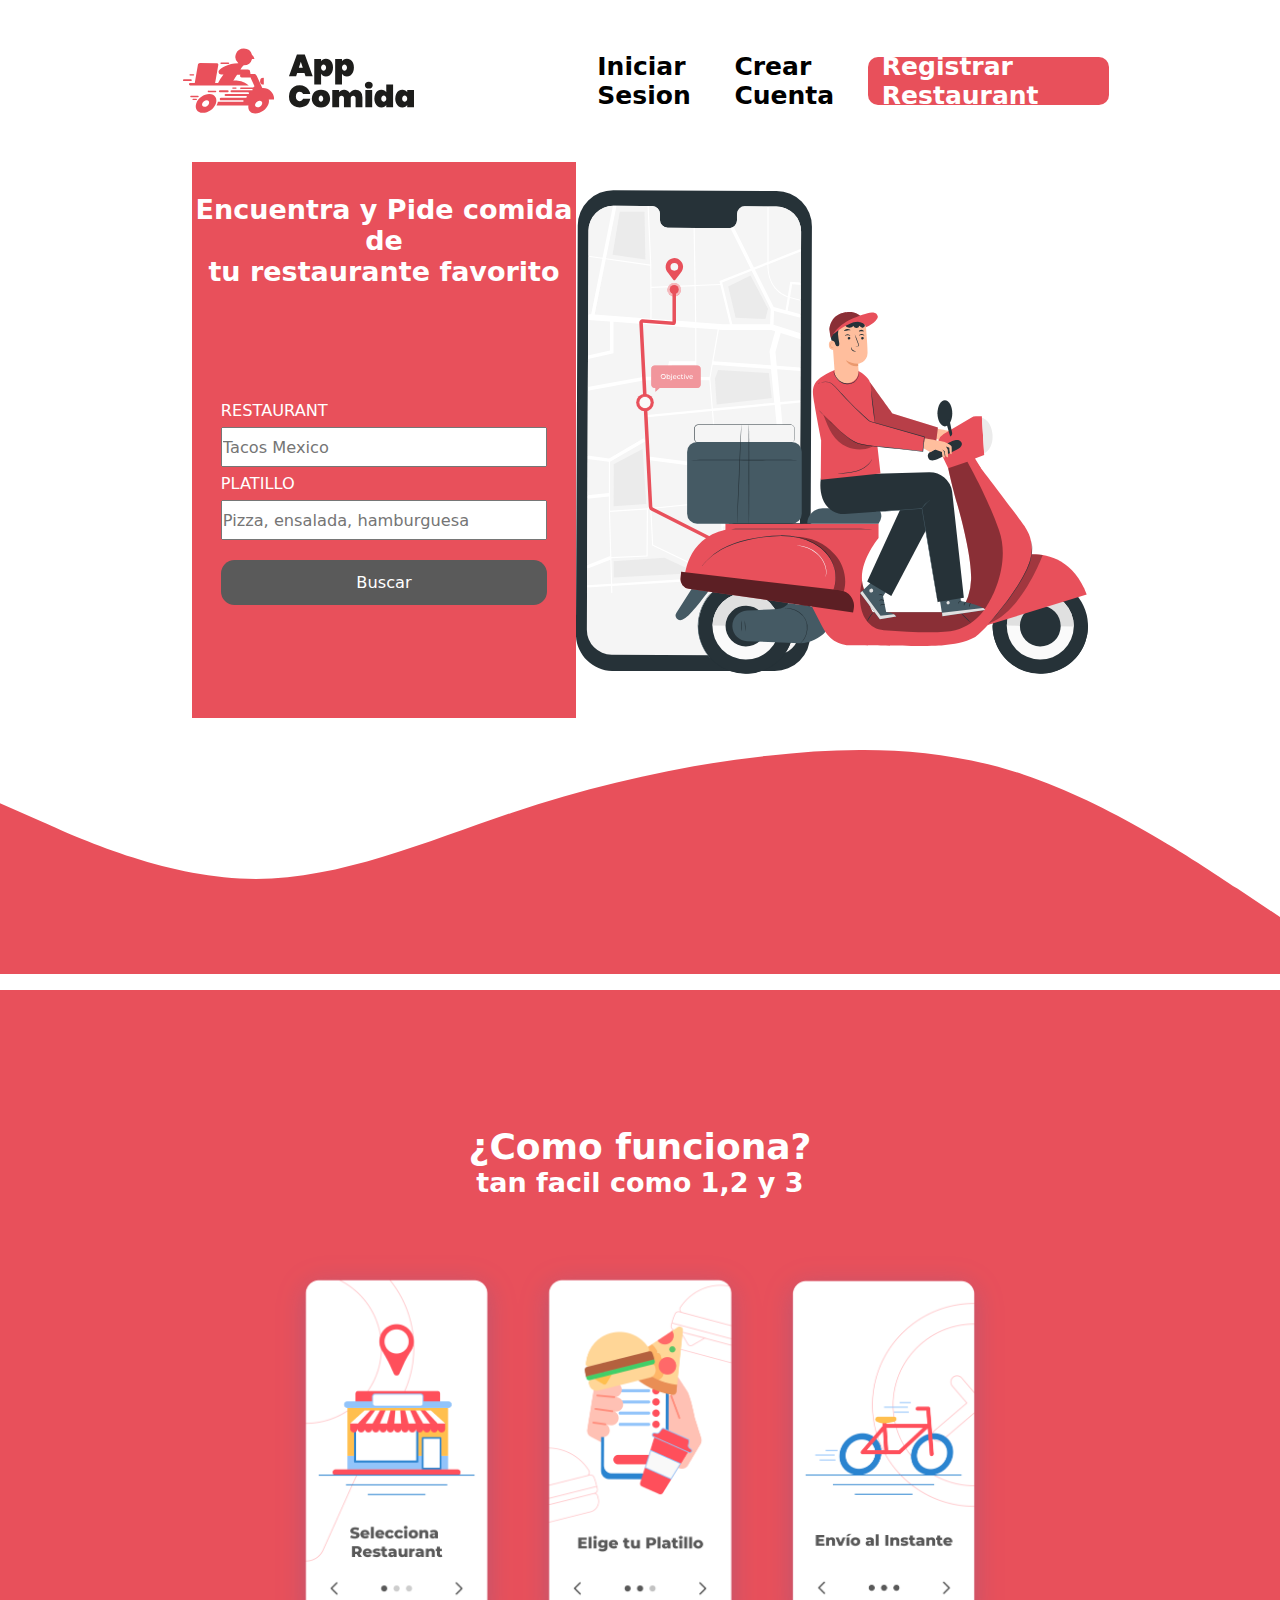
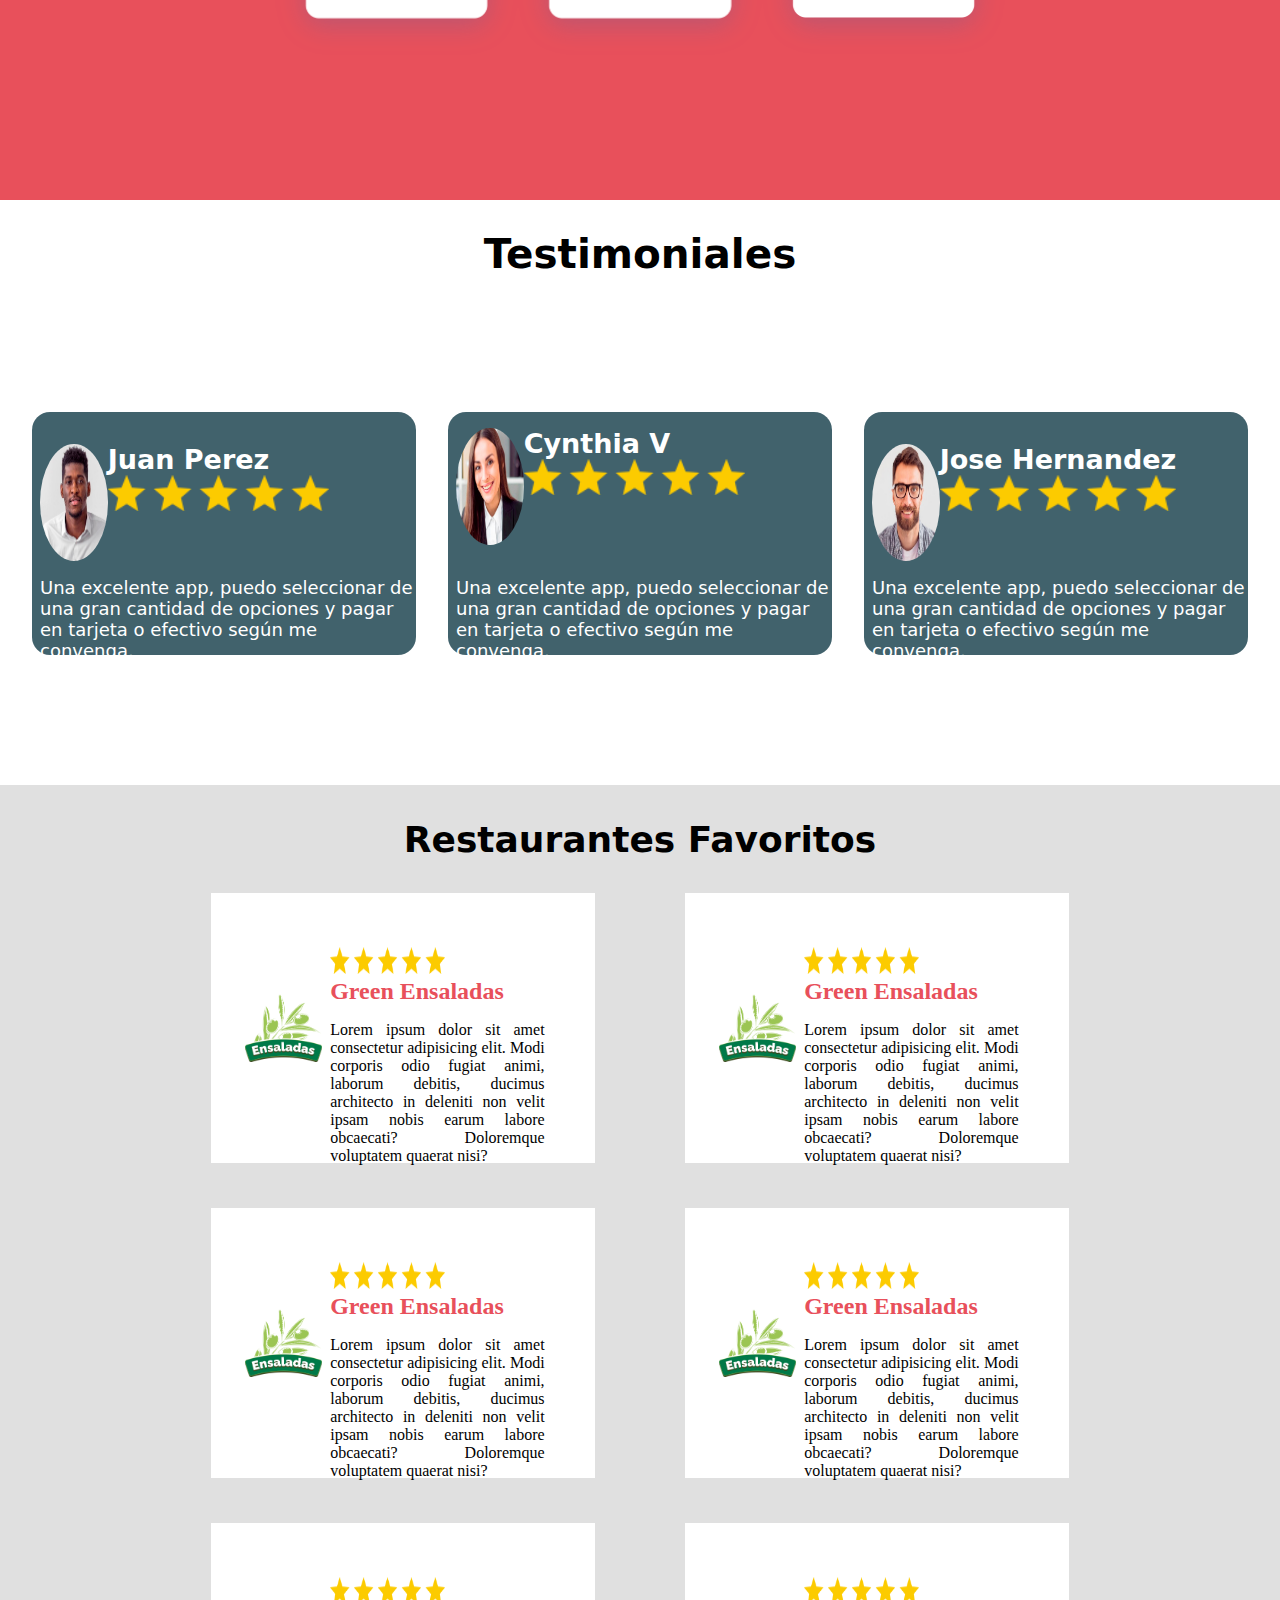
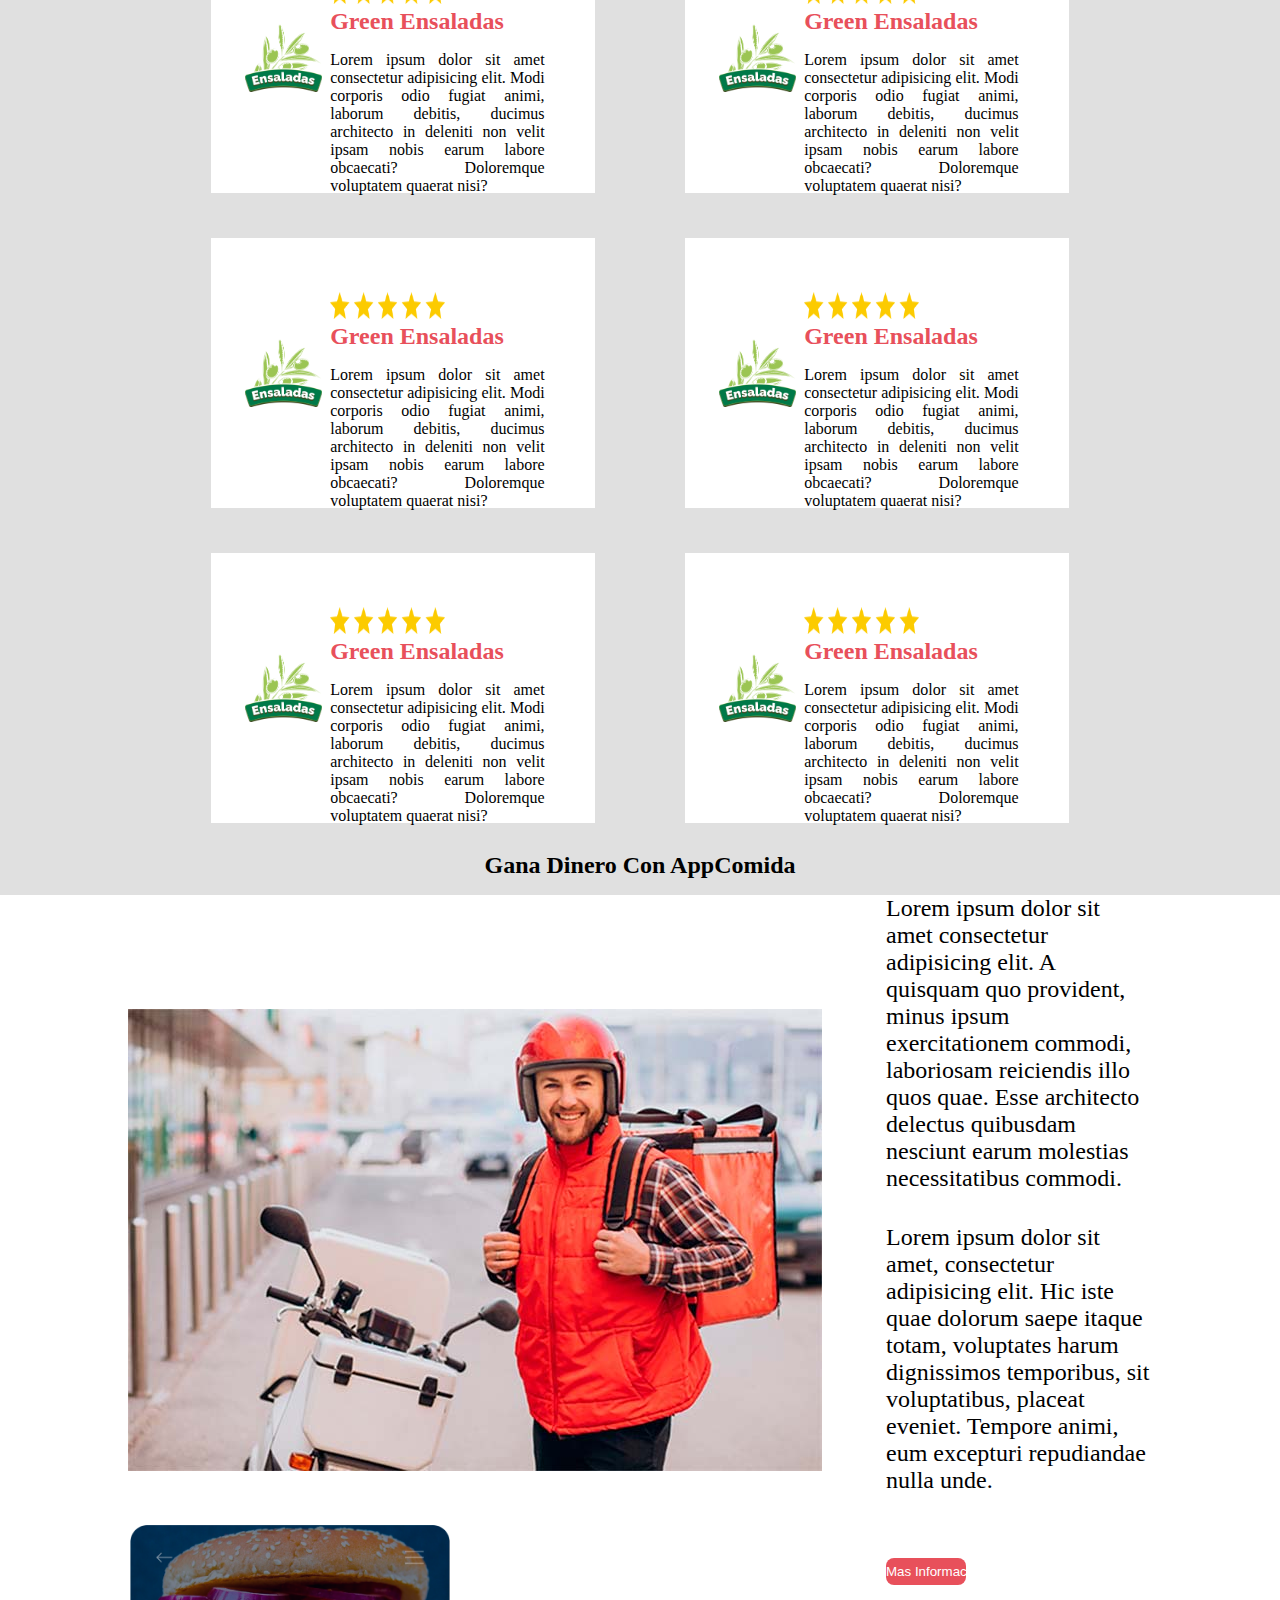
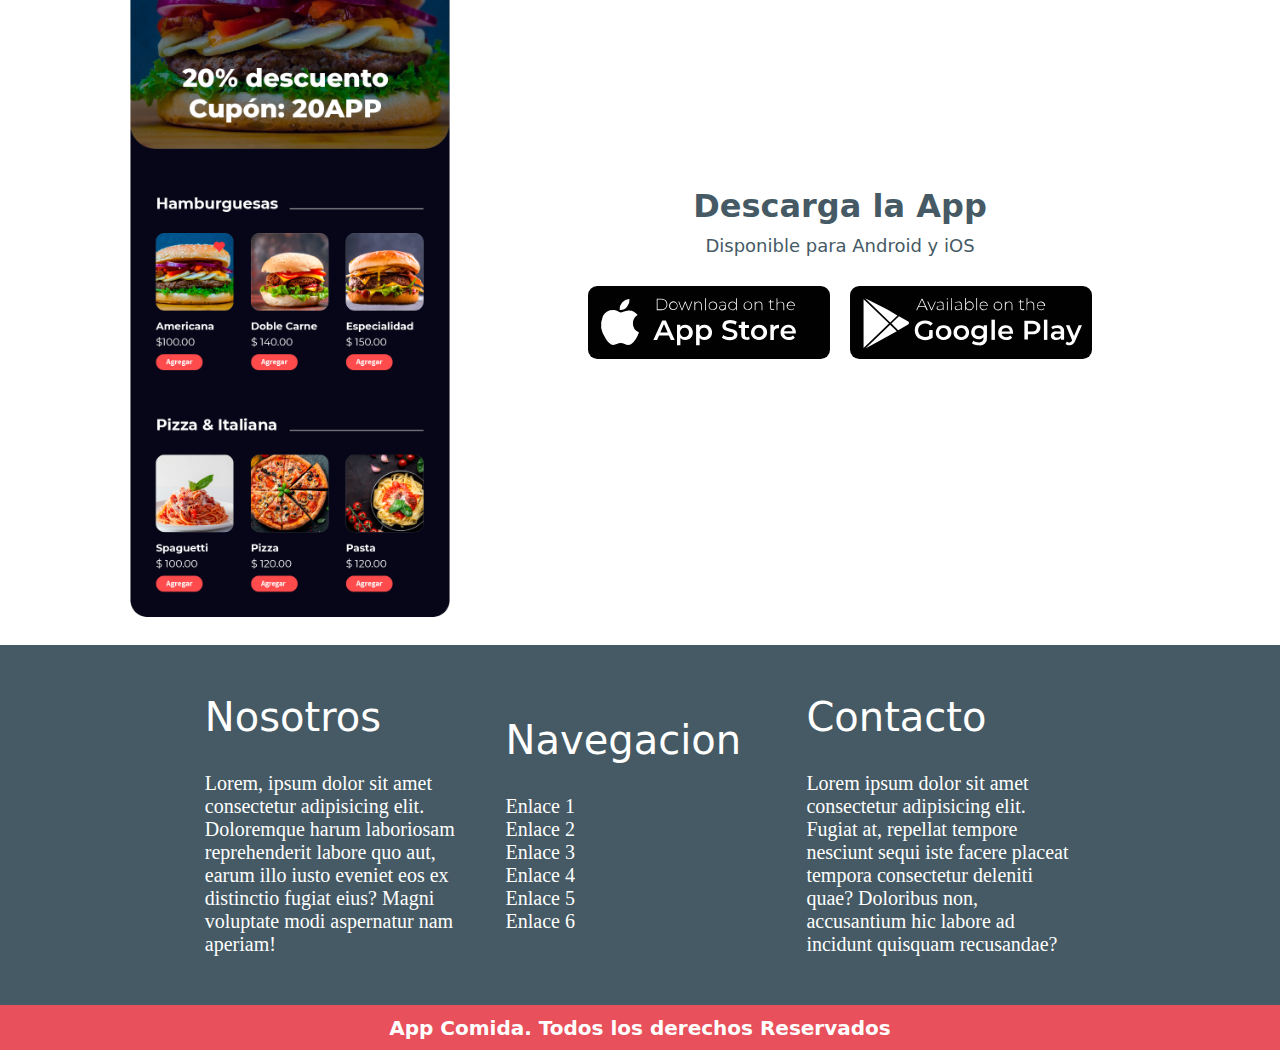
<file: domicilios.html>
<!DOCTYPE html>
<html lang="en">

<head>
    <meta charset="UTF-8">
    <meta name="viewport" content="width=device-width, initial-scale=1.0">
    <title>Delivery</title>
    <link rel="stylesheet" href="./estilos/estilos.css">
</head>

<body>
    <section class="section1">
        <div class="encabezado">
            <div class="logo">
                <img class="logo1" src="./imagenes/img-deliveryApp-main/logo.svg" alt="">
            </div>
            <div class="textos">
                <p>Iniciar Sesion</p>
                <p>Crear Cuenta</p>
                <p class="registro">Registrar Restaurant</p>
            </div>
        </div>
        <div class="formulario-imagen">
            <div class="formulario">
                <h2>Encuentra y Pide comida de<br>tu restaurante favorito</h2>
                <div class="espacio">

                </div>
                <div class="formu">
                    <form>
                        <label for="Restauran">RESTAURANT</label>
                        <input type="Text" id="restaurante" placeholder="Tacos Mexico">
                        <label for="Plati">PLATILLO</label>
                        <input type="Texto" id="plato" placeholder="Pizza, ensalada, hamburguesa">
                        <input type="button" value="Buscar" id="buscar">
                    </form>
                </div>
            </div>
            <div class="img">
                <img class="repartidor" src="./imagenes/img-deliveryApp-main/dibujo_repartidor.svg" alt="">
            </div>
        </div>
    </section>
    <div class="wave">
        <img src="./imagenes/img-deliveryApp-main/wave.svg" alt="">
    </div>
    <section class="section2">
        <h2>¿Como funciona?</h2>
        <h4>tan facil como 1,2 y 3</h4>
        <div class="tres-cuadros">
            <img src="./imagenes/img-deliveryApp-main/paso_1.png" alt="">
            <img src="./imagenes/img-deliveryApp-main/paso_2.png" alt="">
            <img src="./imagenes/img-deliveryApp-main/paso_3.png" alt="">
        </div>
    </section>
    <section class="section3">
        <div class="titulo">
            <h2>Testimoniales</h2>
        </div>
        <div class="testimonialess">
            <div class="testimonio1">
                <div class="foto-nombre1">
                    <img src="./imagenes/img-deliveryApp-main/testimonial1.jpg" alt="">
                    <div class="nombre-estrellas">
                        <h3>Juan Perez</h3>
                        <img src="./imagenes/img-deliveryApp-main/estrellas.png" alt="">
                    </div>
                </div>
                <p>Una excelente app, puedo seleccionar de una gran cantidad de opciones y pagar en tarjeta o efectivo
                    según me convenga.</p>
            </div>
            <div class="testimonio2">
                <div class="foto-nombre2">
                    <img src="./imagenes/img-deliveryApp-main/testimonial2.jpg" alt="">
                    <div class="nombre-estrellas2">
                        <h3>Cynthia V</h3>
                        <img src="./imagenes/img-deliveryApp-main/estrellas.png" alt="">
                    </div>
                </div>
                <p>Una excelente app, puedo seleccionar de una gran cantidad de opciones y pagar en tarjeta o efectivo
                    según me convenga.</p>
            </div>
            <div class="testimonio3">
                <div class="foto-nombre3">
                    <img src="./imagenes/img-deliveryApp-main/testimonial3.jpg" alt="">
                    <div class="nombre-estrellas3">
                        <h3>Jose Hernandez</h3>
                        <img src="./imagenes/img-deliveryApp-main/estrellas.png" alt="">
                    </div>
                </div>
                <p>Una excelente app, puedo seleccionar de una gran cantidad de opciones y pagar en tarjeta o efectivo
                    según me convenga.</p>
            </div>
        </div>
    </section>
    <section class="section4">
        <div class="titulos">
            <h1>Restaurantes Favoritos</h1>
        </div>
        <div class="cuadros">
            <div class="columna1">
                <div class="cuadro1">
                    <img src="./imagenes/img-deliveryApp-main/logo_ensaladas.png" alt="">
                    <div class="estrellas-nombre">
                        <img src="./imagenes/img-deliveryApp-main/estrellas.png" alt="">
                        <h2>Green Ensaladas</h2>
                        <p>Lorem ipsum dolor sit amet consectetur adipisicing elit. Modi corporis odio fugiat animi,
                            laborum debitis, ducimus architecto in deleniti non velit ipsam nobis earum labore
                            obcaecati? Doloremque voluptatem quaerat nisi?</p>
                    </div>
                </div>
                <div class="cuadro1">
                    <img src="./imagenes/img-deliveryApp-main/logo_ensaladas.png" alt="">
                    <div class="estrellas-nombre">
                        <img src="./imagenes/img-deliveryApp-main/estrellas.png" alt="">
                        <h2>Green Ensaladas</h2>
                        <p>Lorem ipsum dolor sit amet consectetur adipisicing elit. Modi corporis odio fugiat animi,
                            laborum debitis, ducimus architecto in deleniti non velit ipsam nobis earum labore
                            obcaecati? Doloremque voluptatem quaerat nisi?</p>
                    </div>
                </div>
                <div class="cuadro1">
                    <img src="./imagenes/img-deliveryApp-main/logo_ensaladas.png" alt="">
                    <div class="estrellas-nombre">
                        <img src="./imagenes/img-deliveryApp-main/estrellas.png" alt="">
                        <h2>Green Ensaladas</h2>
                        <p>Lorem ipsum dolor sit amet consectetur adipisicing elit. Modi corporis odio fugiat animi,
                            laborum debitis, ducimus architecto in deleniti non velit ipsam nobis earum labore
                            obcaecati? Doloremque voluptatem quaerat nisi?</p>
                    </div>
                </div>
                <div class="cuadro1">
                    <img src="./imagenes/img-deliveryApp-main/logo_ensaladas.png" alt="">
                    <div class="estrellas-nombre">
                        <img src="./imagenes/img-deliveryApp-main/estrellas.png" alt="">
                        <h2>Green Ensaladas</h2>
                        <p>Lorem ipsum dolor sit amet consectetur adipisicing elit. Modi corporis odio fugiat animi,
                            laborum debitis, ducimus architecto in deleniti non velit ipsam nobis earum labore
                            obcaecati? Doloremque voluptatem quaerat nisi?</p>
                    </div>
                </div>
                <div class="cuadro1">
                    <img src="./imagenes/img-deliveryApp-main/logo_ensaladas.png" alt="">
                    <div class="estrellas-nombre">
                        <img src="./imagenes/img-deliveryApp-main/estrellas.png" alt="">
                        <h2>Green Ensaladas</h2>
                        <p>Lorem ipsum dolor sit amet consectetur adipisicing elit. Modi corporis odio fugiat animi,
                            laborum debitis, ducimus architecto in deleniti non velit ipsam nobis earum labore
                            obcaecati? Doloremque voluptatem quaerat nisi?</p>
                    </div>
                </div>
            </div>
            <div class="columna2">
                <div class="cuadro1">
                    <img src="./imagenes/img-deliveryApp-main/logo_ensaladas.png" alt="">
                    <div class="estrellas-nombre">
                        <img src="./imagenes/img-deliveryApp-main/estrellas.png" alt="">
                        <h2>Green Ensaladas</h2>
                        <p>Lorem ipsum dolor sit amet consectetur adipisicing elit. Modi corporis odio fugiat animi,
                            laborum debitis, ducimus architecto in deleniti non velit ipsam nobis earum labore
                            obcaecati? Doloremque voluptatem quaerat nisi?</p>
                    </div>
                </div>
                <div class="cuadro1">
                    <img src="./imagenes/img-deliveryApp-main/logo_ensaladas.png" alt="">
                    <div class="estrellas-nombre">
                        <img src="./imagenes/img-deliveryApp-main/estrellas.png" alt="">
                        <h2>Green Ensaladas</h2>
                        <p>Lorem ipsum dolor sit amet consectetur adipisicing elit. Modi corporis odio fugiat animi,
                            laborum debitis, ducimus architecto in deleniti non velit ipsam nobis earum labore
                            obcaecati? Doloremque voluptatem quaerat nisi?</p>
                    </div>
                </div>
                <div class="cuadro1">
                    <img src="./imagenes/img-deliveryApp-main/logo_ensaladas.png" alt="">
                    <div class="estrellas-nombre">
                        <img src="./imagenes/img-deliveryApp-main/estrellas.png" alt="">
                        <h2>Green Ensaladas</h2>
                        <p>Lorem ipsum dolor sit amet consectetur adipisicing elit. Modi corporis odio fugiat animi,
                            laborum debitis, ducimus architecto in deleniti non velit ipsam nobis earum labore
                            obcaecati? Doloremque voluptatem quaerat nisi?</p>
                    </div>
                </div>
                <div class="cuadro1">
                    <img src="./imagenes/img-deliveryApp-main/logo_ensaladas.png" alt="">
                    <div class="estrellas-nombre">
                        <img src="./imagenes/img-deliveryApp-main/estrellas.png" alt="">
                        <h2>Green Ensaladas</h2>
                        <p>Lorem ipsum dolor sit amet consectetur adipisicing elit. Modi corporis odio fugiat animi,
                            laborum debitis, ducimus architecto in deleniti non velit ipsam nobis earum labore
                            obcaecati? Doloremque voluptatem quaerat nisi?</p>
                    </div>
                </div>
                <div class="cuadro1">
                    <img src="./imagenes/img-deliveryApp-main/logo_ensaladas.png" alt="">
                    <div class="estrellas-nombre">
                        <img src="./imagenes/img-deliveryApp-main/estrellas.png" alt="">
                        <h2>Green Ensaladas</h2>
                        <p>Lorem ipsum dolor sit amet consectetur adipisicing elit. Modi corporis odio fugiat animi,
                            laborum debitis, ducimus architecto in deleniti non velit ipsam nobis earum labore
                            obcaecati? Doloremque voluptatem quaerat nisi?</p>
                    </div>
                </div>
            </div>
        </div>

    </section>

    <section class="section5">
        <div class="contenedor5">
            <h2>Gana Dinero Con AppComida</h2>
            <div class="parrafo">
                <img src="./imagenes/img-deliveryApp-main/repartidor.jpg" alt="">
                <div class="lorem">
                    <p class="p1">Lorem ipsum dolor sit amet consectetur adipisicing elit. A quisquam quo provident,
                        minus ipsum exercitationem commodi, laboriosam reiciendis illo quos quae. Esse architecto
                        delectus quibusdam nesciunt earum molestias necessitatibus commodi.

                    <p class="p1">Lorem ipsum dolor sit amet, consectetur adipisicing elit. Hic iste quae dolorum saepe
                        itaque totam, voluptates harum dignissimos temporibus, sit voluptatibus, placeat eveniet.
                        Tempore animi, eum excepturi repudiandae nulla unde.</p>
                    </p>

                    <input class="mas" type="button" value="Mas Informaciòn">
                </div>
            </div>
        </div>


    </section>
    <section class="section6">
        <div class="contenedor-app">
            <div class="cont-img">
                <img src="./imagenes/img-deliveryApp-main/app.png" alt="App móvil">
            </div>

            <div class="contenido-descarga">
                <h1>Descarga la App</h1>
                <h2>Disponible para Android y iOS</h2>
                <div class="imagenes-app">
                    <img src="./imagenes/img-deliveryApp-main/tienda-apple.svg" alt="App Store">
                    <img src="./imagenes/img-deliveryApp-main/tienda-android.svg" alt="Google Play">
                </div>
            </div>
        </div>
    </section>

    <section class="section7">
        <div class="contenedortexto">
            <div class="div1">
                <div>
                    <p class="nos">Nosotros</p>
                </div>
                <div>
                    <p class="parra">Lorem, ipsum dolor sit amet consectetur adipisicing elit. Doloremque harum
                        laboriosam reprehenderit labore quo aut, earum illo iusto eveniet eos ex distinctio fugiat eius?
                        Magni voluptate modi aspernatur nam aperiam!</p>
                </div>
            </div>
            <div class="div2">
                <div>
                    <p class="nav">Navegacion</p>

                </div>
                <div class="enlaces">
                    <p>Enlace 1</p>
                    <p>Enlace 2</p>
                    <p>Enlace 3</p>
                    <p>Enlace 4</p>
                    <p>Enlace 5</p>
                    <p>Enlace 6</p>

                </div>
            </div>
            <div class="div3">
                <p class="contc">Contacto</p>
                <div>
                    <p class="fo">Lorem ipsum dolor sit amet consectetur adipisicing elit. Fugiat at, repellat tempore
                        nesciunt sequi iste facere placeat tempora consectetur deleniti quae? Doloribus non, accusantium
                        hic labore ad incidunt quisquam recusandae?</p>

                </div>
            </div>

        </div>

    </section>

    <footer class="footer">
        <h1 class="app">App Comida. Todos los derechos Reservados</h1>

    </footer>

</body>

</html>
</file>
<file: estilos/estilos.css>
*{
    margin: 0;
    padding: 0;
}
.section1{
    width: 100%;
    height: 100vh;
    background-color: white;
    
}
.encabezado{
    display: flex;
    justify-content: space-evenly;
    
}
.logo{
    width: 20%;
    height: 18vh;
    display: flex;
    justify-content: center;
}
.logo1{
    width: 90%;
}
.textos{
    width: 40%;
    font-size: 25px;
    font-family: system-ui, -apple-system, BlinkMacSystemFont, 'Segoe UI', Roboto, Oxygen, Ubuntu, Cantarell, 'Open Sans', 'Helvetica Neue', sans-serif;
    font-weight: bold;
    display: flex;
    justify-content: space-evenly;
    align-items: center;
    
}
.registro{
    height: 20px;
    display: flex;
    align-items: center;
    color: white;
    background-color:  #e8505b;
    padding: 14px;
    border-radius: 10px;
}
.formulario-imagen{
    width: 100%;
    height: 70vh;
    display: flex;
    justify-content: center;
}
.formulario{
    width: 30%;
    height: 60vh;
    background-color: #e8505b;
    display: flex;
    align-items: center;
    flex-direction: column;
    padding-top:1rem;
}
.img{
    width: 40%;
    height: 50vh;
    display: flex;
    justify-content: center;
}
.repartidor{
    width: 100%;
    height: 60vh;
    display: flex;
    justify-content: center;
    align-items: center;
}
.formulario h2{
    font-size: 3vh;
    text-align: center;
    font-family: system-ui, -apple-system, BlinkMacSystemFont, 'Segoe UI', Roboto, Oxygen, Ubuntu, Cantarell, 'Open Sans', 'Helvetica Neue', sans-serif;
    color: white;
    font-weight: bold;
    padding-top: 1rem;
}
.formu{
    width: 85%;
    height: 28vh;
    display: flex;
    justify-content: center;
    align-items: center;
    flex-direction: column;
}
form{
    width: 100%;
    display: flex;
    flex-direction: column;
}
form label{
    color: white;
    font-family: system-ui, -apple-system, BlinkMacSystemFont, 'Segoe UI', Roboto, Oxygen, Ubuntu, Cantarell, 'Open Sans', 'Helvetica Neue', sans-serif;
    font-size: 1.8vh;
    margin: .4vh 0 .4vh 0;
}
#buscar{
    height: 5vh;
    margin-top: 1rem;
    color: white;
    background-color: rgb(90, 90, 90);
    display: flex;
    align-items: center;
    justify-content: center;
    border-radius: 1.5vh;
    border: 0px;
}
form input{
    height:4vh;
    color: rgb(110, 110, 110);
    font-family: system-ui, -apple-system, BlinkMacSystemFont, 'Segoe UI', Roboto, Oxygen, Ubuntu, Cantarell, 'Open Sans', 'Helvetica Neue', sans-serif;
    font-size: 1.8vh;
    margin: .4vh 0 .4vh 0;
}
.wave{
    width: 100%;
    height: 10vh;
    position: relative;
}
.wave img{
    position: absolute;
    top: -150px;
}
.espacio{
    width: 100%;
    height: 10vh;
}
.section2{
    width: 100%;
    height: 90vh;
    background-color: #e8505b;
    display: flex;
    justify-content: center;
    flex-direction: column;
}
.section2 h2{
    padding-top: 1rem;
    text-align: center;
    color: white;
    font-family: system-ui, -apple-system, BlinkMacSystemFont, 'Segoe UI', Roboto, Oxygen, Ubuntu, Cantarell, 'Open Sans', 'Helvetica Neue', sans-serif;
    font-size: 4vh;

}
.section2 h4{
     padding-bottom: 1rem;
    text-align: center;
    color: white;
    font-family: system-ui, -apple-system, BlinkMacSystemFont, 'Segoe UI', Roboto, Oxygen, Ubuntu, Cantarell, 'Open Sans', 'Helvetica Neue', sans-serif;
    font-size: 3vh;
    

}
.tres-cuadros{
    width: 100%;
    height: 50vh;
    display: flex;
    justify-content: center;
    align-items: center; 
    margin-top: 1rem;
}
.tres-cuadros img{
    width: 19%;
}
.tres-cuadros img:hover {
    transform: scale(1.1) rotateZ(-5deg);
}
.section3{
    width: 100%;
    height: 65vh;
    background-color: white;
}
.titulo{
    width: 100%;
    height: 12vh;
    font-size: 3vh;
    font-family: system-ui, -apple-system, BlinkMacSystemFont, 'Segoe UI', Roboto, Oxygen, Ubuntu, Cantarell, 'Open Sans', 'Helvetica Neue', sans-serif;
    font-weight: bold;
    display: flex;
    justify-content: center;
    align-items: center;
}
.testimonialess{
    width: 100%;
    height: 50vh;
    display: flex;
    justify-content: space-evenly;
    align-items: center;
}
.testimonio1{
    width: 30%;
    height: 27vh;
    background-color: rgb(65, 98, 108);
    border-radius: 2vh;
}
.testimonio1 img{
    width: 18%;
    border-radius: 50%;
}
.foto-nombre1{
    margin-top: 2rem;
    padding-left: 0.5rem;
    height: 13vh;
    display: flex;
}
.nombre-estrellas h3{
    width: 100%;
    font-size: 3vh;
    font-family: system-ui, -apple-system, BlinkMacSystemFont, 'Segoe UI', Roboto, Oxygen, Ubuntu, Cantarell, 'Open Sans', 'Helvetica Neue', sans-serif;
    color: white;
}
.nombre-estrellas img{
    width: 100%;
    height: 4vh;
    border-radius: 0%;
}
.testimonio1 p{
    color: white;
    font-family: system-ui, -apple-system, BlinkMacSystemFont, 'Segoe UI', Roboto, Oxygen, Ubuntu, Cantarell, 'Open Sans', 'Helvetica Neue', sans-serif;
    font-size: 2vh;
    margin-top: 1rem;
    padding-left: 0.5rem;
}
.testimonio2{
    width: 30%;
    height: 27vh;
    background-color: rgb(65, 98, 108);
    border-radius: 2vh;
}
.testimonio2 img{
    width: 18%;
    border-radius: 50%;
}
.foto-nombre2{
    margin-top: 1rem;
    padding-left: 0.5rem;
    height: 13vh;
    display: flex;
}
.nombre-estrellas2 h3{
    width: 100%;
    font-size: 3vh;
    font-family: system-ui, -apple-system, BlinkMacSystemFont, 'Segoe UI', Roboto, Oxygen, Ubuntu, Cantarell, 'Open Sans', 'Helvetica Neue', sans-serif;
    color: white;
}
.nombre-estrellas2 img{
    width: 100%;
    height: 4vh;
    border-radius: 0%;
}
.testimonio2 p{
    color: white;
    font-family: system-ui, -apple-system, BlinkMacSystemFont, 'Segoe UI', Roboto, Oxygen, Ubuntu, Cantarell, 'Open Sans', 'Helvetica Neue', sans-serif;
    font-size: 2vh;
    margin-top: 2rem;
    padding-left: 0.5rem;
}
.testimonio3{
    width: 30%;
    height: 27vh;
    background-color: rgb(65, 98, 108);
    border-radius: 2vh;
}
.testimonio3 img{
    width: 18%;
    border-radius: 50%;
}
.foto-nombre3{
    margin-top: 2rem;
    padding-left: 0.5rem;
    height: 13vh;
    display: flex;
}
.nombre-estrellas3 h3{
    width: 100%;
    font-size: 3vh;
    font-family: system-ui, -apple-system, BlinkMacSystemFont, 'Segoe UI', Roboto, Oxygen, Ubuntu, Cantarell, 'Open Sans', 'Helvetica Neue', sans-serif;
    color: white;
}
.nombre-estrellas3 img{
    width: 100%;
    height: 4vh;
    border-radius: 0%;
}
.testimonio3 p{
    color: white;
    font-family: system-ui, -apple-system, BlinkMacSystemFont, 'Segoe UI', Roboto, Oxygen, Ubuntu, Cantarell, 'Open Sans', 'Helvetica Neue', sans-serif;
    font-size: 2vh;
    margin-top: 1rem;
    padding-left: 0.5rem;
}
.section4{
    width: 100%;
    height: 190vh;
    background-color: rgb(224, 224, 224);
    display: flex;
    flex-direction: column;
    align-items: center;
}
.titulos{
    width: 100%;
    height: 12vh;
    font-size: 2vh;
    font-family: system-ui, -apple-system, BlinkMacSystemFont, 'Segoe UI', Roboto, Oxygen, Ubuntu, Cantarell, 'Open Sans', 'Helvetica Neue', sans-serif;
    font-weight: bold;
    display: flex;
    justify-content: center;
    align-items: center;
}
.cuadros{
    width: 100%;
    display: flex;
    justify-content: center;
    align-items: center;
    gap: 10vh;
}
.columna1{
    width: 30%;
    display: flex;
    justify-content: center;
    flex-direction: column;
    gap: 5vh;
    
}
.columna2{
    width: 30%;
    display: flex;
    justify-content: center;
    flex-direction: column;
    gap: 5vh;
}
.cuadro1{
    width: 100%;
    height: 30vh;
    background-color: white;
    display: flex;
    justify-content: center;
    align-items: center;
}
.cuadro1 img{
    width: 20%;
   
}
.estrellas-nombre{
    width: 60%;
    height: 18vh;
    padding-left: 0.5rem;
}
.estrellas-nombre img{
    width: 50%;
    height: 3vh;
}
.estrellas-nombre h2{
    color: #e8505b;
}
.estrellas-nombre p{
    text-align: justify;
    margin-top: 1rem;
    padding-right: 1rem;
}
.section5{
    width: 100%;
    height: 70vh;
    display: flex;
    justify-content: center;
    align-items: center;
}
.section5 h2{
    text-align: center;
    padding: 1rem;
}
.section5 img{
    
    display: flex;
    justify-content: center;
    align-items: center;
    gap: 2rem;
}
.contenedor5{
    width: 80%;
    
}
.parrafo{
    display: flex;
    align-items: center;
    justify-content: center;
    gap: 4rem;
}
.p1{
   
    display: flex;
    flex-direction: column;
    font-size: 1.5rem;
    
}
.lorem{
    display: flex;
    flex-direction: column;
    gap: 2rem;

}
.mas{
    width: 30%;
    height: 3vh;
    background-color: #e8505b;
    border: 0px;
    border-radius: 0.5rem;
    color: white;

}
.section6{
    width: 100%;
    height: 80vh;
}

.imgburger{
    width: 30%;

}
section6 {
   
  background-color: #f1f4f6;
  display: flex;
  justify-content: center;
  align-items: center;
  padding: 60px 20px;
}

.contenedor-app {
  display: flex;
  justify-content: center;
  align-items: center;
  gap: 80px;
}

.cont-img img {
  width: 320px;
  border-radius: 16px;
  transition: transform 0.3s ease;
}

.cont-img img:hover {
  transform: rotate(6deg) scale(1.02);
}

.contenido-descarga {
  text-align: center;
  color: #455a64;
}

.contenido-descarga h1 {
  font-size: 32px;
  font-weight: bold;
  margin-bottom: 10px;
  font-family: system-ui, -apple-system, BlinkMacSystemFont, 'Segoe UI', Roboto, Oxygen, Ubuntu, Cantarell, 'Open Sans', 'Helvetica Neue', sans-serif;
}

.contenido-descarga h2 {
  font-size: 18px;
  font-weight: normal;
  margin-bottom: 30px;
  font-family:system-ui, -apple-system, BlinkMacSystemFont, 'Segoe UI', Roboto, Oxygen, Ubuntu, Cantarell, 'Open Sans', 'Helvetica Neue', sans-serif;
}

.imagenes-app {
  display: flex;
  justify-content: center;
  gap: 20px;
  flex-wrap: wrap;
}

.imagenes-app img {
  width: 39%;
  cursor: pointer;
  transition: transform 0.3s ease;
}

.imagenes-app img:hover {
  transform: scale(1.05);
}



.section7{
    width: 100%;
    height: 40vh;
    background-color: #455a64;
    display: flex;
    align-items: center;
    justify-content: center;
}
.contenedortexto{
    width: 70%;
    height: 40vh;
    display: flex;
    align-items: center;
    justify-content: center;
    gap: 2rem;  
    padding-left: 1rem;  
    padding-right: 1rem;
    background-color: #455a64;
}
.div1{
    width: 30%;
    font-size: 20px;
    color: white;
    display: flex;
    flex-direction: column;
    gap: 2rem;

}
.nos{
    font-size: 40px;
     font-family: system-ui, -apple-system, BlinkMacSystemFont, 'Segoe UI', Roboto, Oxygen, Ubuntu, Cantarell, 'Open Sans', 'Helvetica Neue', sans-serif;
}

.div2{
    width: 30%;
    font-size: 20px;
    color: white;
    display: flex;
    flex-direction: column;
    gap: 2rem;
}
.nav{
    font-size: 40px;
    font-family: system-ui, -apple-system, BlinkMacSystemFont, 'Segoe UI', Roboto, Oxygen, Ubuntu, Cantarell, 'Open Sans', 'Helvetica Neue', sans-serif;
}
.div3{
    width: 30%;
    font-size: 20px;
    color: white;
    display: flex;
    flex-direction: column;
    gap: 2rem;
}
.contc{
      font-size: 40px;
       font-family: system-ui, -apple-system, BlinkMacSystemFont, 'Segoe UI', Roboto, Oxygen, Ubuntu, Cantarell, 'Open Sans', 'Helvetica Neue', sans-serif;
}

.footer{
    width: 100%;
    height: 5vh;
    background-color: #e8505b;
    display: flex;
    justify-content: center;
    align-items: center;
    
}
.app{
    font-size: 20px;
    font-family: system-ui, -apple-system, BlinkMacSystemFont, 'Segoe UI', Roboto, Oxygen, Ubuntu, Cantarell, 'Open Sans', 'Helvetica Neue', sans-serif;
    color: white;
    
    text-align: center;
}

@media (max-width: 768px) {
  .encabezado {
    flex-direction: column;
    align-items: center;
    gap: 1rem;
  }

  .logo {
    width: 60%;
    height: auto;
  }

  .logo1 {
    width: 100%;
  }

  .textos {
    width: 90%;
    font-size: 18px;
    text-align: center;
    flex-direction: column;
    gap: 1rem;
    padding-bottom: 1rem;
  }

  .formulario-imagen {
    flex-direction: column;
    align-items: center;
    height: auto;
    gap: 2rem;
  }

  .formulario {
    width: 90%;
    height: auto;
  }

  .img {
    width: 80%;
    height: auto;
  }

  .repartidor {
    height: auto;
    padding: 1rem 0;
  }

  .formu {
    height: auto;
  }

  form label,
  form input {
    font-size: 1rem;
  }

  #buscar {
    width: 100%;
    font-size: 1rem;
  }

  .wave img {
    top: 21px;
  }

  .section2 {
    height: auto;
    padding-bottom: 2rem;
  }

  .section2 h2,
  .section2 h4 {
    font-size: 2rem;
    padding: 0.5rem;
  }

  .tres-cuadros {
    flex-direction: column;
    height: auto;
    gap: 1rem;
  }

  .tres-cuadros img {
    width: 80%;
  }

  .section3 {
    height: auto;
    padding-bottom: 2rem;
  }

  .testimonialess {
    flex-direction: column;
    gap: 2rem;
    height: 80vh;
  }

  .testimonio1,
  .testimonio2,
  .testimonio3 {
    width: 90%;
    height: auto;
    padding: 1rem;
  }

  .foto-nombre1,
  .foto-nombre2,
  .foto-nombre3 {
    flex-direction: row;
    align-items: center;
    height: auto;
    gap: 1rem;
  }

  .nombre-estrellas,
  .nombre-estrellas2,
  .nombre-estrellas3 {
    width: 100%;
  }

  .section4 {
    height: auto;
    padding-bottom: 2rem;
  }

  .cuadros {
    flex-direction: column;
    gap: 4vh;
  }

  .columna1,
  .columna2 {
    width: 90%;
    gap: 2vh;
  }

  .cuadro1 {
    height: auto;
    flex-direction: column;
    padding: 1rem;
  }

  .cuadro1 img {
    width: 40%;
  }

  .estrellas-nombre {
    width: 100%;
  }

  .section5 {
    flex-direction: column;
    height: auto;
    padding-bottom: 2rem;
  }
  .section5 img{
    width: 80%;
  }

  .contenedor5 {
    width: 95%;
  }

  .parrafo {
    flex-direction: column;
    gap: 2rem;
  }

  .p1 {
    font-size: 1rem;
  }

  .mas {
    width: 60%;
  }

  .section6 {
    height: auto;
    padding: 2rem 1rem;
  }

  .contenedor-app {
    flex-direction: column;
    gap: 2rem;
  }

  .cont-img img {
    width: 90%;
  }

  .imagenes-app img {
    width: 80%;
  }

  .contenido-descarga h1 {
    font-size: 24px;
  }

  .contenido-descarga h2 {
    font-size: 16px;
  }

  .section7 {
    flex-direction: column;
    height: auto;
    padding: 2rem 0;
  }

  .contenedortexto {
    flex-direction: column;
    height: auto;
    gap: 2rem;
  }

  .div1,
  .div2,
  .div3 {
    width: 90%;
    font-size: 1rem;
    text-align: center;
  }

  .nos,
  .nav,
  .contc {
    font-size: 1.5rem;
  }

  .footer {
    font-size: 14px;
    height: auto;
    padding: 1rem;
    text-align: center;
  }

  .app {
    font-size: 1rem;
  }
}
</file>
